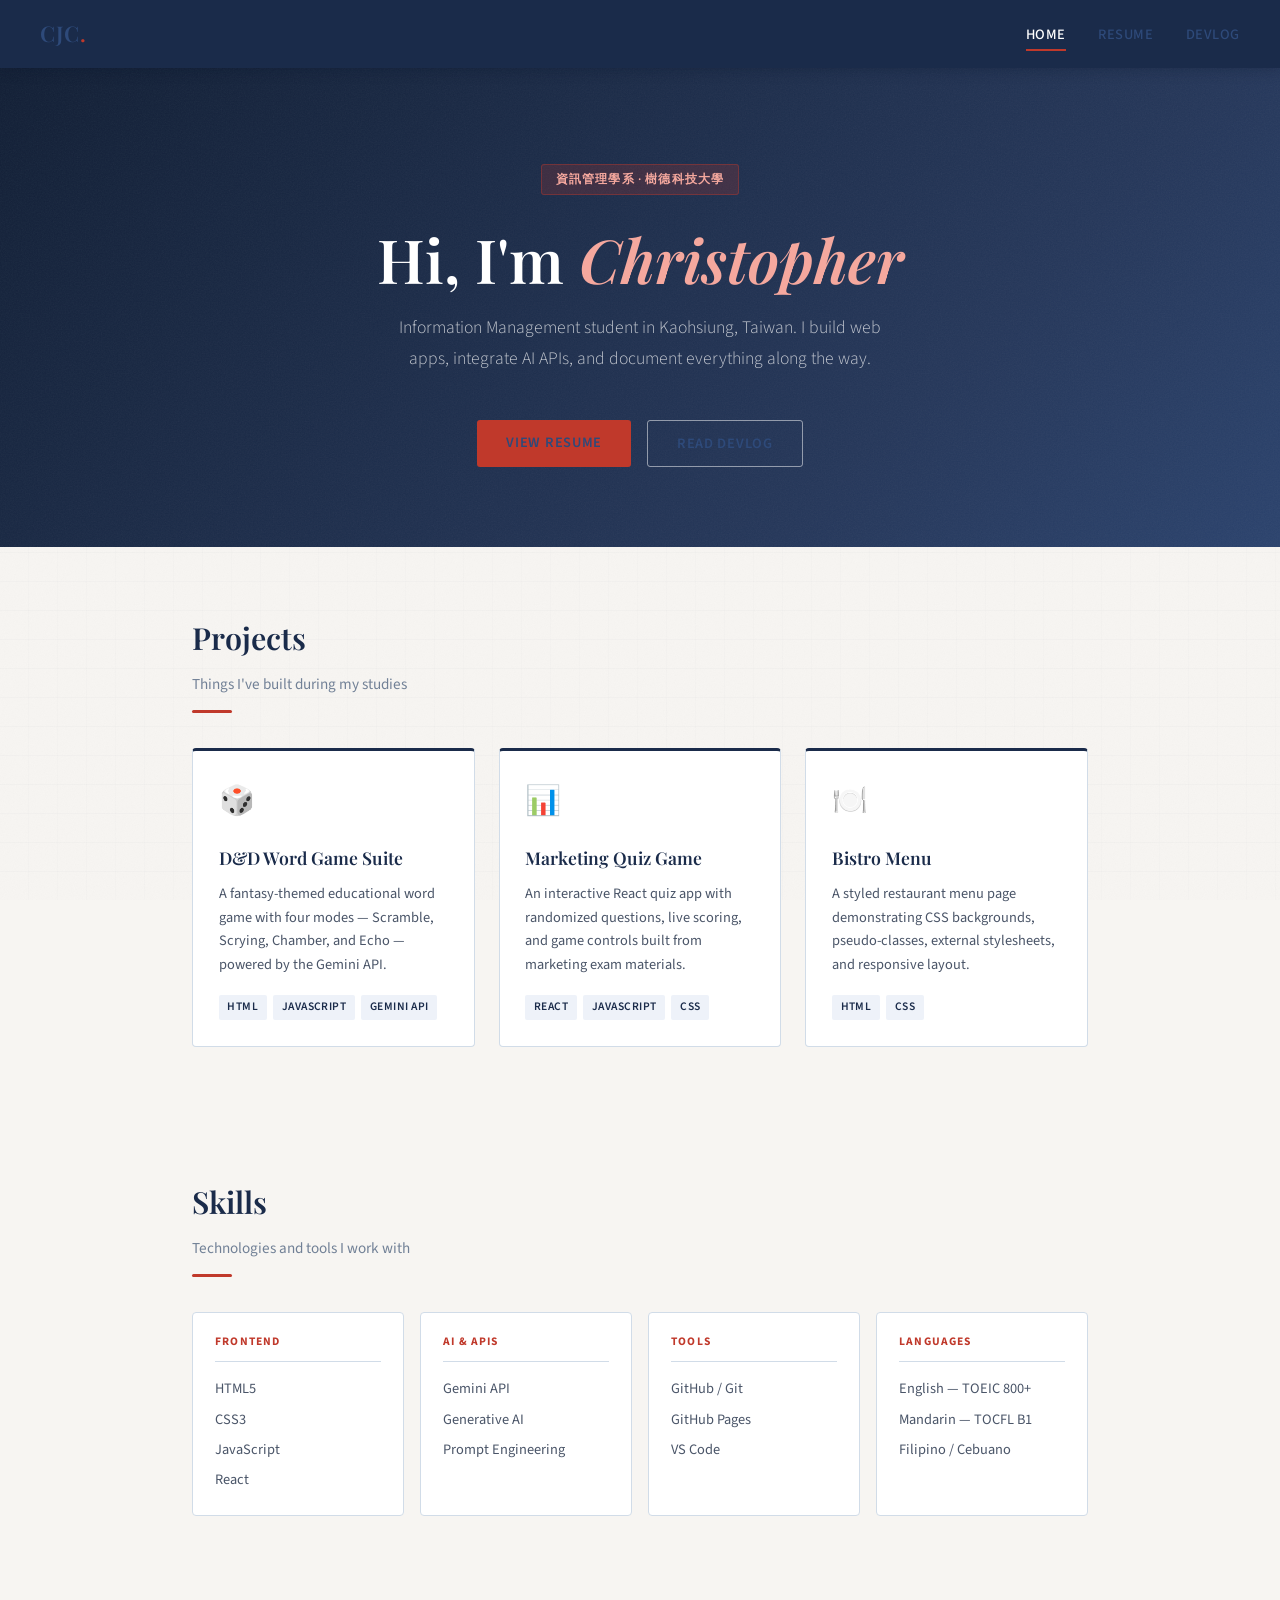
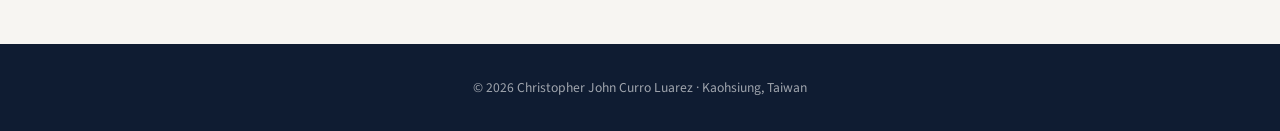
<file: index.html>
<!DOCTYPE html>
<html lang="zh-TW">
<head>
  <meta charset="UTF-8">
  <meta name="viewport" content="width=device-width, initial-scale=1.0">
  <title>Christopher | Portfolio</title>
  <link rel="stylesheet" href="style.css">
</head>
<body>

  <nav>
    <a href="index.html" class="nav-logo">CJC<span>.</span></a>
    <ul class="nav-links">
      <li><a href="index.html" class="active">Home</a></li>
      <li><a href="resume.html">Resume</a></li>
      <li><a href="devlog.html">Devlog</a></li>
    </ul>
  </nav>

  <div class="hero">
    <span class="hero-tag">資訊管理學系 · 樹德科技大學</span>
    <h1>Hi, I'm <span>Christopher</span></h1>
    <p>Information Management student in Kaohsiung, Taiwan. I build web apps, integrate AI APIs, and document everything along the way.</p>
    <div class="hero-buttons">
      <a href="resume.html" class="btn btn-primary">View Resume</a>
      <a href="devlog.html" class="btn btn-outline">Read Devlog</a>
    </div>
  </div>

  <section id="projects">
    <h2 class="section-title">Projects</h2>
    <p class="section-subtitle">Things I've built during my studies</p>
    <div class="divider"></div>
    <div class="cards-grid">

      <div class="card">
        <div class="card-icon">🎲</div>
        <h3>D&D Word Game Suite</h3>
        <p>A fantasy-themed educational word game with four modes — Scramble, Scrying, Chamber, and Echo — powered by the Gemini API.</p>
        <div class="card-tags">
          <span class="tag">HTML</span>
          <span class="tag">JavaScript</span>
          <span class="tag">Gemini API</span>
        </div>
      </div>

      <div class="card">
        <div class="card-icon">📊</div>
        <h3>Marketing Quiz Game</h3>
        <p>An interactive React quiz app with randomized questions, live scoring, and game controls built from marketing exam materials.</p>
        <div class="card-tags">
          <span class="tag">React</span>
          <span class="tag">JavaScript</span>
          <span class="tag">CSS</span>
        </div>
      </div>

      <div class="card">
        <div class="card-icon">🍽️</div>
        <h3>Bistro Menu</h3>
        <p>A styled restaurant menu page demonstrating CSS backgrounds, pseudo-classes, external stylesheets, and responsive layout.</p>
        <div class="card-tags">
          <span class="tag">HTML</span>
          <span class="tag">CSS</span>
        </div>
      </div>

    </div>
  </section>

  <section id="skills">
    <h2 class="section-title">Skills</h2>
    <p class="section-subtitle">Technologies and tools I work with</p>
    <div class="divider"></div>
    <div class="skills-grid">

      <div class="skill-group">
        <h4>Frontend</h4>
        <ul>
          <li>HTML5</li>
          <li>CSS3</li>
          <li>JavaScript</li>
          <li>React</li>
        </ul>
      </div>

      <div class="skill-group">
        <h4>AI & APIs</h4>
        <ul>
          <li>Gemini API</li>
          <li>Generative AI</li>
          <li>Prompt Engineering</li>
        </ul>
      </div>

      <div class="skill-group">
        <h4>Tools</h4>
        <ul>
          <li>GitHub / Git</li>
          <li>GitHub Pages</li>
          <li>VS Code</li>
        </ul>
      </div>

      <div class="skill-group">
        <h4>Languages</h4>
        <ul>
          <li>English — TOEIC 800+</li>
          <li>Mandarin — TOCFL B1</li>
          <li>Filipino / Cebuano</li>
        </ul>
      </div>

    </div>
  </section>

  <footer>
    <p>© 2026 Christopher John Curro Luarez · Kaohsiung, Taiwan</p>
  </footer>

</body>
</html>
</file>
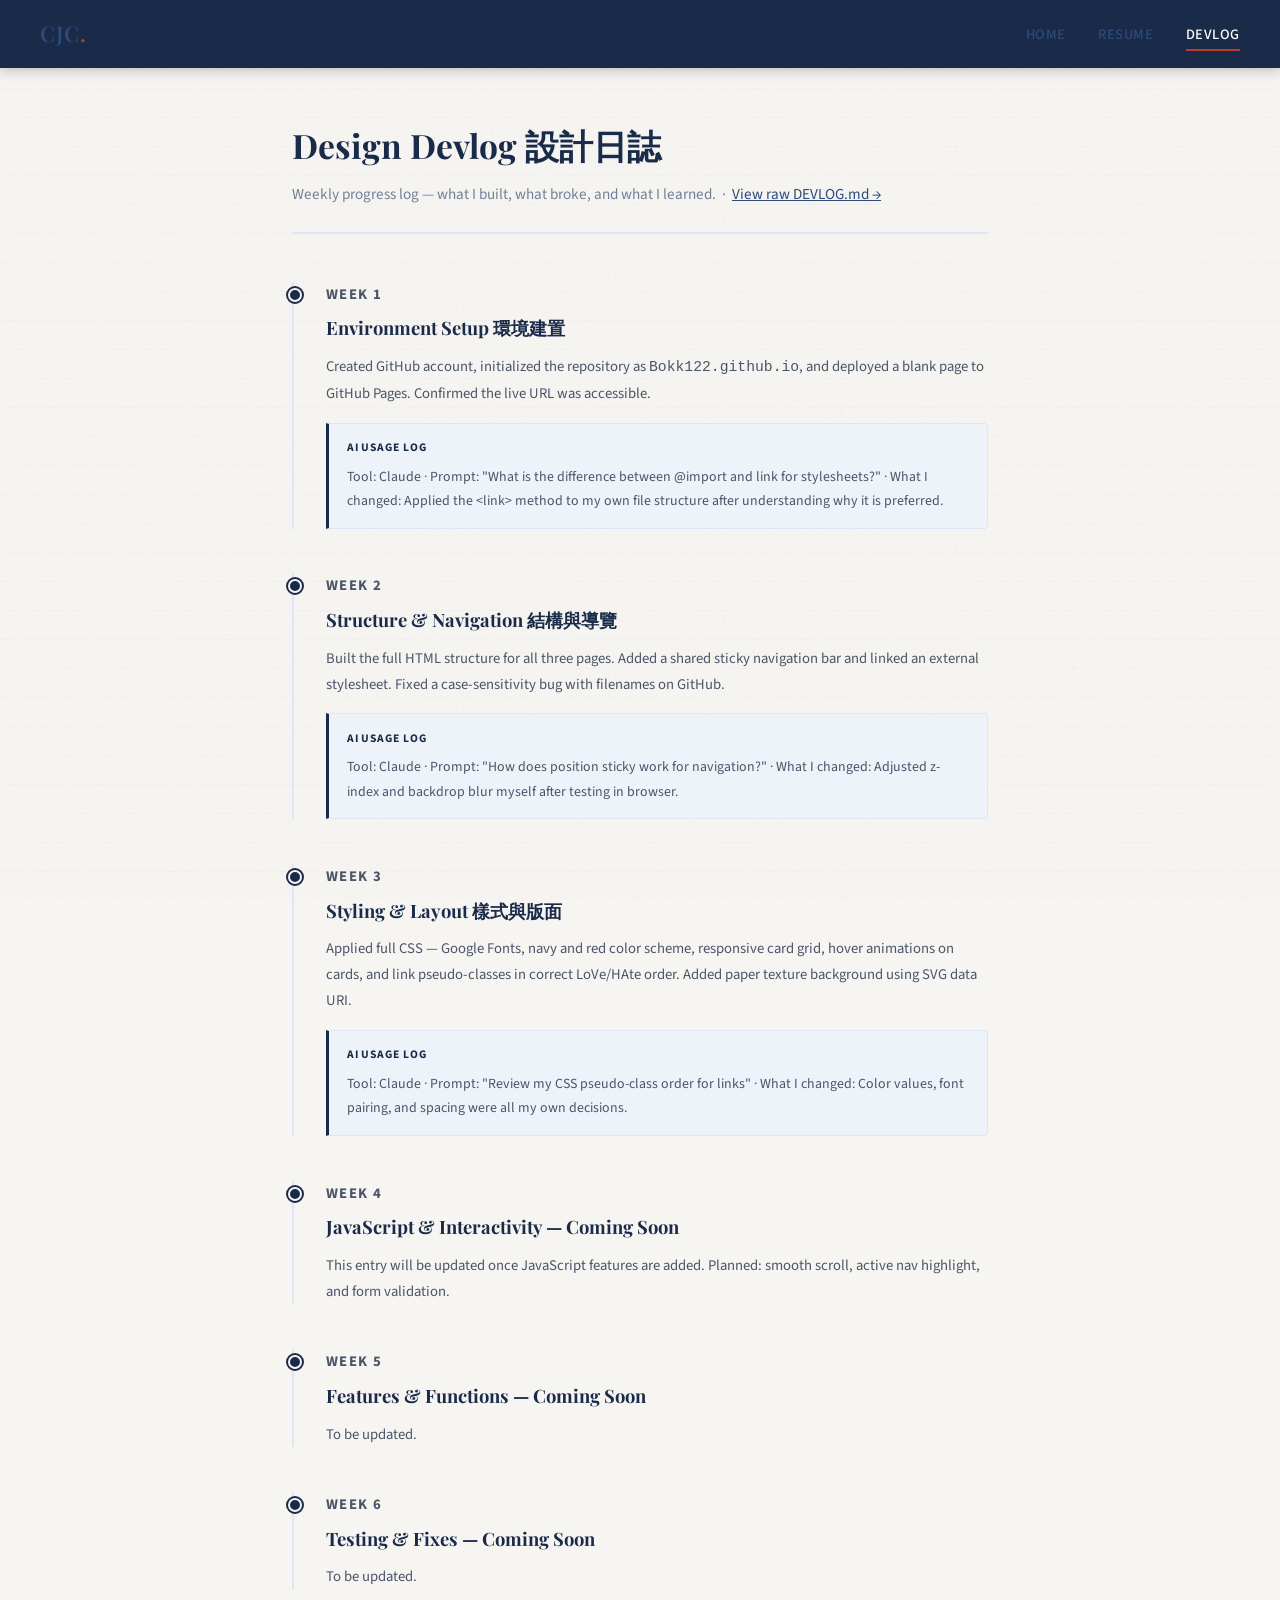
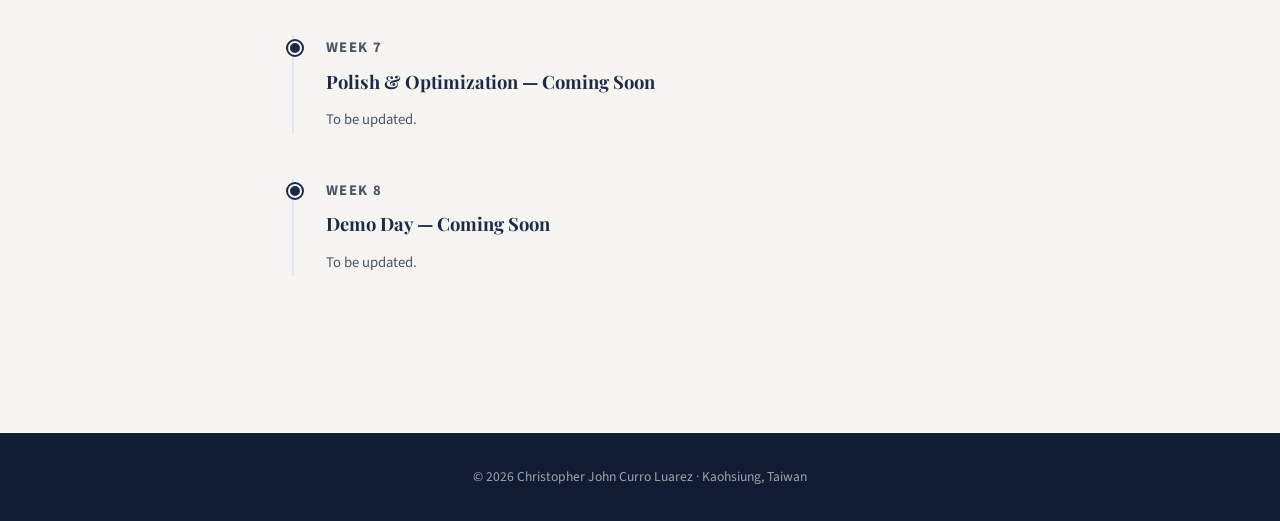
<file: devlog.html>
<!DOCTYPE html>
<html lang="zh-TW">
<head>
  <meta charset="UTF-8">
  <meta name="viewport" content="width=device-width, initial-scale=1.0">
  <title>Devlog | Christopher</title>
  <link rel="stylesheet" href="style.css">
</head>
<body>

  <nav>
    <a href="index.html" class="nav-logo">CJC<span>.</span></a>
    <ul class="nav-links">
      <li><a href="index.html">Home</a></li>
      <li><a href="resume.html">Resume</a></li>
      <li><a href="devlog.html" class="active">Devlog</a></li>
    </ul>
  </nav>

  <div class="devlog-wrapper">

    <div class="devlog-header">
      <h1>Design Devlog 設計日誌</h1>
      <p>Weekly progress log — what I built, what broke, and what I learned. &nbsp;·&nbsp; <a href="DEVLOG.md">View raw DEVLOG.md →</a></p>
    </div>

    <div class="devlog-entry">
      <p class="devlog-week">Week 1</p>
      <h2>Environment Setup 環境建置</h2>
      <p>Created GitHub account, initialized the repository as <code>Bokk122.github.io</code>, and deployed a blank page to GitHub Pages. Confirmed the live URL was accessible.</p>
      <div class="ai-log">
        <strong>AI Usage Log</strong>
        Tool: Claude · Prompt: "What is the difference between @import and link for stylesheets?" · What I changed: Applied the &lt;link&gt; method to my own file structure after understanding why it is preferred.
      </div>
    </div>

    <div class="devlog-entry">
      <p class="devlog-week">Week 2</p>
      <h2>Structure & Navigation 結構與導覽</h2>
      <p>Built the full HTML structure for all three pages. Added a shared sticky navigation bar and linked an external stylesheet. Fixed a case-sensitivity bug with filenames on GitHub.</p>
      <div class="ai-log">
        <strong>AI Usage Log</strong>
        Tool: Claude · Prompt: "How does position sticky work for navigation?" · What I changed: Adjusted z-index and backdrop blur myself after testing in browser.
      </div>
    </div>

    <div class="devlog-entry">
      <p class="devlog-week">Week 3</p>
      <h2>Styling & Layout 樣式與版面</h2>
      <p>Applied full CSS — Google Fonts, navy and red color scheme, responsive card grid, hover animations on cards, and link pseudo-classes in correct LoVe/HAte order. Added paper texture background using SVG data URI.</p>
      <div class="ai-log">
        <strong>AI Usage Log</strong>
        Tool: Claude · Prompt: "Review my CSS pseudo-class order for links" · What I changed: Color values, font pairing, and spacing were all my own decisions.
      </div>
    </div>

    <div class="devlog-entry">
      <p class="devlog-week">Week 4</p>
      <h2>JavaScript & Interactivity — Coming Soon</h2>
      <p>This entry will be updated once JavaScript features are added. Planned: smooth scroll, active nav highlight, and form validation.</p>
    </div>

    <div class="devlog-entry">
      <p class="devlog-week">Week 5</p>
      <h2>Features & Functions — Coming Soon</h2>
      <p>To be updated.</p>
    </div>

    <div class="devlog-entry">
      <p class="devlog-week">Week 6</p>
      <h2>Testing & Fixes — Coming Soon</h2>
      <p>To be updated.</p>
    </div>

    <div class="devlog-entry">
      <p class="devlog-week">Week 7</p>
      <h2>Polish & Optimization — Coming Soon</h2>
      <p>To be updated.</p>
    </div>

    <div class="devlog-entry">
      <p class="devlog-week">Week 8</p>
      <h2>Demo Day — Coming Soon</h2>
      <p>To be updated.</p>
    </div>

  </div>

  <footer>
    <p>© 2026 Christopher John Curro Luarez · Kaohsiung, Taiwan</p>
  </footer>

</body>
</html>
</file>
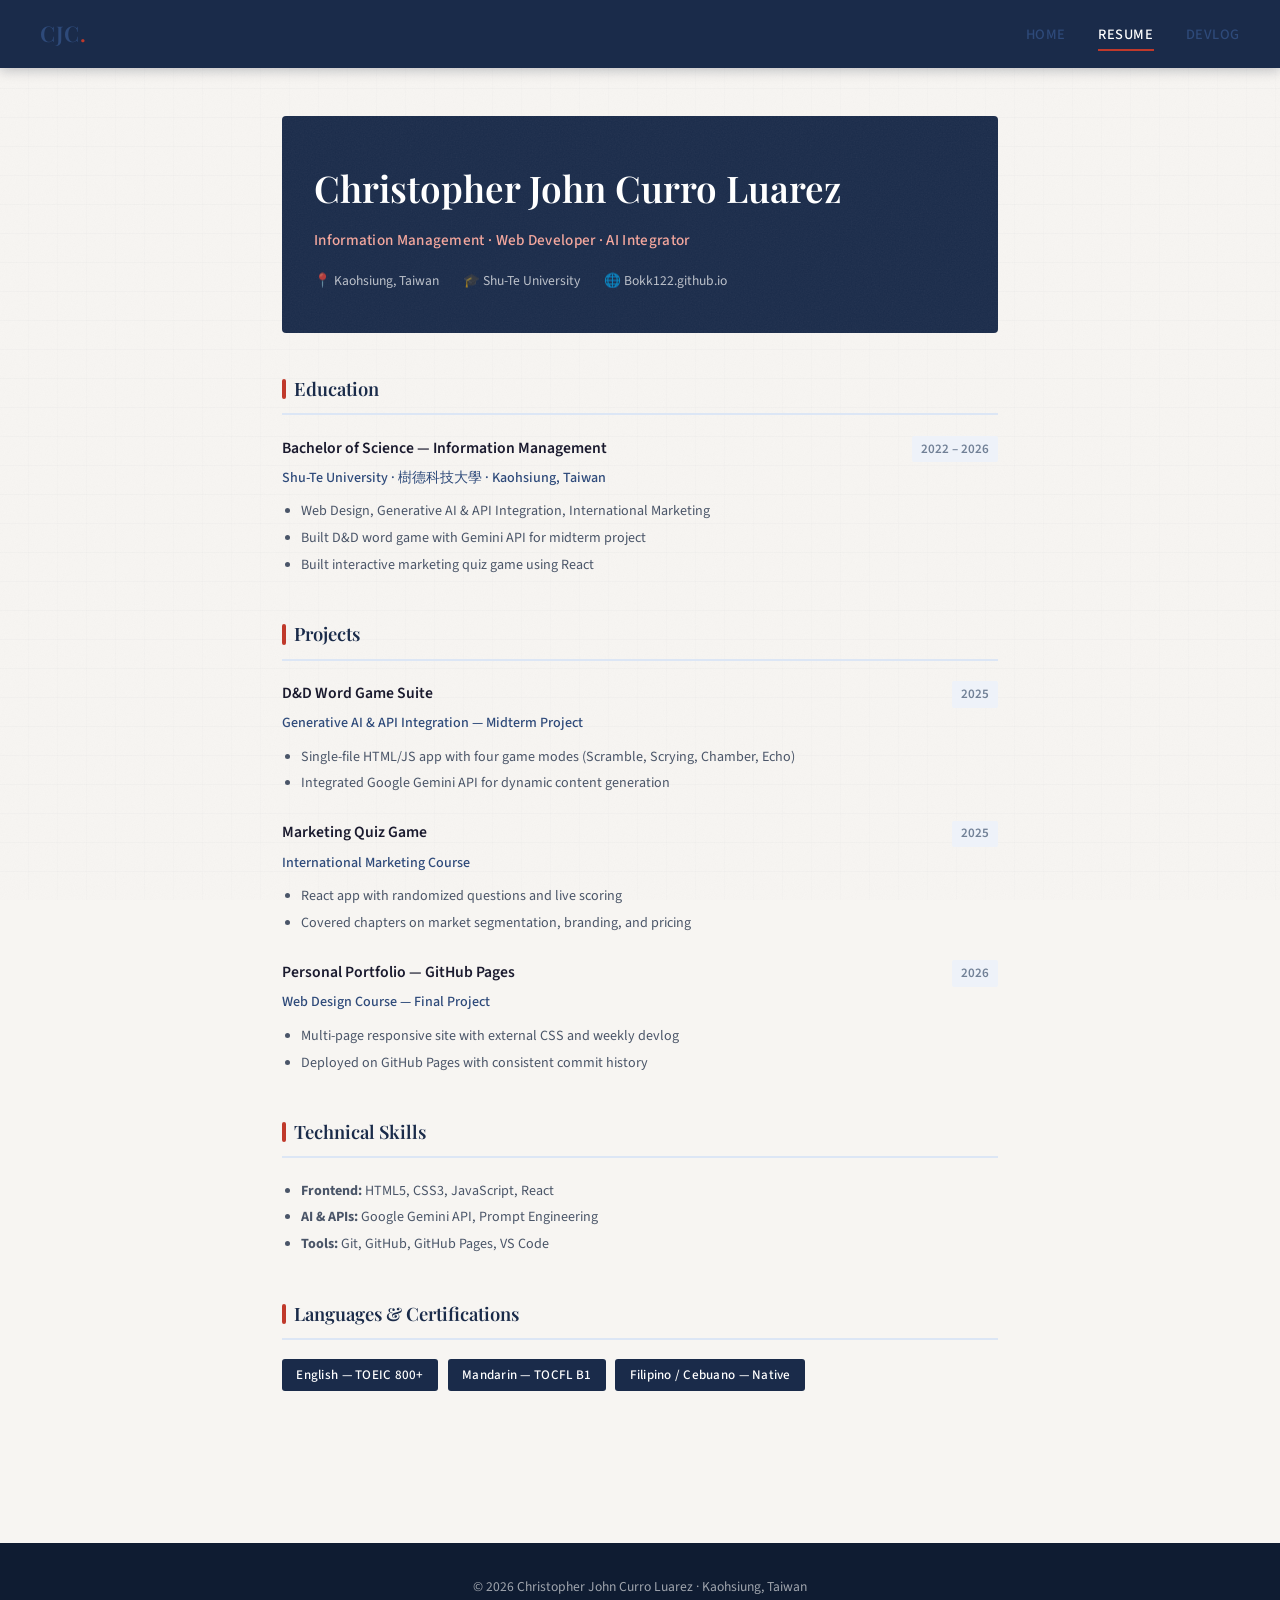
<file: resume.html>
<!DOCTYPE html>
<html lang="zh-TW">
<head>
  <meta charset="UTF-8">
  <meta name="viewport" content="width=device-width, initial-scale=1.0">
  <title>Resume | Christopher</title>
  <link rel="stylesheet" href="style.css">
</head>
<body>

  <nav>
    <a href="index.html" class="nav-logo">CJC<span>.</span></a>
    <ul class="nav-links">
      <li><a href="index.html">Home</a></li>
      <li><a href="resume.html" class="active">Resume</a></li>
      <li><a href="devlog.html">Devlog</a></li>
    </ul>
  </nav>

  <div class="resume-wrapper">

    <div class="resume-header">
      <h1>Christopher John Curro Luarez</h1>
      <p class="tagline">Information Management · Web Developer · AI Integrator</p>
      <div class="contact-row">
        <span>📍 Kaohsiung, Taiwan</span>
        <span>🎓 Shu-Te University</span>
        <span>🌐 Bokk122.github.io</span>
      </div>
    </div>

    <div class="resume-section">
      <h2>Education</h2>
      <div class="resume-item">
        <div class="resume-item-header">
          <h3>Bachelor of Science — Information Management</h3>
          <span class="date">2022 – 2026</span>
        </div>
        <p class="institution">Shu-Te University · 樹德科技大學 · Kaohsiung, Taiwan</p>
        <ul>
          <li>Web Design, Generative AI & API Integration, International Marketing</li>
          <li>Built D&D word game with Gemini API for midterm project</li>
          <li>Built interactive marketing quiz game using React</li>
        </ul>
      </div>
    </div>

    <div class="resume-section">
      <h2>Projects</h2>

      <div class="resume-item">
        <div class="resume-item-header">
          <h3>D&D Word Game Suite</h3>
          <span class="date">2025</span>
        </div>
        <p class="institution">Generative AI & API Integration — Midterm Project</p>
        <ul>
          <li>Single-file HTML/JS app with four game modes (Scramble, Scrying, Chamber, Echo)</li>
          <li>Integrated Google Gemini API for dynamic content generation</li>
        </ul>
      </div>

      <div class="resume-item">
        <div class="resume-item-header">
          <h3>Marketing Quiz Game</h3>
          <span class="date">2025</span>
        </div>
        <p class="institution">International Marketing Course</p>
        <ul>
          <li>React app with randomized questions and live scoring</li>
          <li>Covered chapters on market segmentation, branding, and pricing</li>
        </ul>
      </div>

      <div class="resume-item">
        <div class="resume-item-header">
          <h3>Personal Portfolio — GitHub Pages</h3>
          <span class="date">2026</span>
        </div>
        <p class="institution">Web Design Course — Final Project</p>
        <ul>
          <li>Multi-page responsive site with external CSS and weekly devlog</li>
          <li>Deployed on GitHub Pages with consistent commit history</li>
        </ul>
      </div>
    </div>

    <div class="resume-section">
      <h2>Technical Skills</h2>
      <div class="resume-item">
        <ul>
          <li><strong>Frontend:</strong> HTML5, CSS3, JavaScript, React</li>
          <li><strong>AI & APIs:</strong> Google Gemini API, Prompt Engineering</li>
          <li><strong>Tools:</strong> Git, GitHub, GitHub Pages, VS Code</li>
        </ul>
      </div>
    </div>

    <div class="resume-section">
      <h2>Languages & Certifications</h2>
      <div class="lang-badges">
        <span class="lang-badge">English — TOEIC 800+</span>
        <span class="lang-badge">Mandarin — TOCFL B1</span>
        <span class="lang-badge">Filipino / Cebuano — Native</span>
      </div>
    </div>

  </div>

  <footer>
    <p>© 2026 Christopher John Curro Luarez · Kaohsiung, Taiwan</p>
  </footer>

</body>
</html>
</file>
<file: style.css>
@import url('https://fonts.googleapis.com/css2?family=Playfair+Display:wght@400;600&family=Source+Sans+3:wght@300;400;500;600&display=swap');

:root {
  --navy: #1a2b4a;
  --navy-dark: #0f1c32;
  --navy-mid: #243659;
  --navy-light: #2e4a7a;
  --navy-pale: #dce6f5;
  --navy-faint: #eef2f9;
  --red: #c0392b;
  --red-dark: #96281b;
  --red-light: #f5d5d2;
  --white: #ffffff;
  --off-white: #f7f5f2;
  --text: #1a1a2e;
  --text-muted: #4a5568;
  --text-light: #718096;
  --border: #d1dce8;
  --surface: #ffffff;
  --nav-height: 68px;
}

* {
  box-sizing: border-box;
  margin: 0;
  padding: 0;
}

html { scroll-behavior: smooth; }

/* ── BODY WITH PAPER TEXTURE BACKGROUND ── */
body {
  font-family: 'Source Sans 3', sans-serif;
  font-size: 16px;
  line-height: 1.75;
  color: var(--text);
  background-color: var(--off-white);
  background-image:
    url("data:image/svg+xml,%3Csvg xmlns='http://www.w3.org/2000/svg' width='400' height='400'%3E%3Cfilter id='noise'%3E%3CfeTurbulence type='fractalNoise' baseFrequency='0.9' numOctaves='4' stitchTiles='stitch'/%3E%3CfeColorMatrix type='saturate' values='0'/%3E%3C/filter%3E%3Crect width='400' height='400' filter='url(%23noise)' opacity='0.035'/%3E%3C/svg%3E"),
    repeating-linear-gradient(
      0deg,
      transparent,
      transparent 28px,
      rgba(26, 43, 74, 0.018) 28px,
      rgba(26, 43, 74, 0.018) 29px
    ),
    repeating-linear-gradient(
      90deg,
      transparent,
      transparent 28px,
      rgba(26, 43, 74, 0.012) 28px,
      rgba(26, 43, 74, 0.012) 29px
    );
  background-attachment: fixed;
  min-height: 100vh;
}

/* ── NAV ── */
nav {
  position: sticky;
  top: 0;
  z-index: 100;
  background: var(--navy);
  height: var(--nav-height);
  display: flex;
  align-items: center;
  justify-content: space-between;
  padding: 0 2.5rem;
  box-shadow: 0 2px 12px rgba(10, 20, 40, 0.25);
}

.nav-logo {
  font-family: 'Playfair Display', serif;
  font-size: 1.35rem;
  font-weight: 600;
  color: var(--white);
  text-decoration: none;
  letter-spacing: 0.03em;
  flex-shrink: 0;
}

.nav-logo span {
  color: var(--red);
}

.nav-links {
  display: flex;
  gap: 2rem;
  list-style: none;
}

.nav-links a {
  font-size: 0.9rem;
  font-weight: 500;
  color: rgba(255,255,255,0.75);
  text-decoration: none;
  letter-spacing: 0.04em;
  text-transform: uppercase;
  transition: color 0.2s;
  position: relative;
  padding-bottom: 4px;
}

.nav-links a::after {
  content: '';
  position: absolute;
  bottom: -2px;
  left: 0;
  width: 0;
  height: 2px;
  background: var(--red);
  transition: width 0.25s;
}

.nav-links a:hover,
.nav-links a.active {
  color: var(--white);
}

.nav-links a:hover::after,
.nav-links a.active::after {
  width: 100%;
}

/* ── HERO ── */
.hero {
  background: var(--navy);
  background-image:
    url("data:image/svg+xml,%3Csvg xmlns='http://www.w3.org/2000/svg' width='400' height='400'%3E%3Cfilter id='noise'%3E%3CfeTurbulence type='fractalNoise' baseFrequency='0.75' numOctaves='4' stitchTiles='stitch'/%3E%3CfeColorMatrix type='saturate' values='0'/%3E%3C/filter%3E%3Crect width='400' height='400' filter='url(%23noise)' opacity='0.06'/%3E%3C/svg%3E"),
    linear-gradient(135deg, var(--navy-dark) 0%, var(--navy-mid) 60%, var(--navy-light) 100%);
  background-attachment: fixed;
  color: var(--white);
  padding: 6rem 2rem 5rem;
  text-align: center;
}

.hero-tag {
  display: inline-block;
  background: rgba(192, 57, 43, 0.2);
  color: #f5a89e;
  border: 1px solid rgba(192, 57, 43, 0.4);
  font-size: 0.75rem;
  font-weight: 600;
  letter-spacing: 0.1em;
  text-transform: uppercase;
  padding: 0.35em 1.1em;
  border-radius: 3px;
  margin-bottom: 1.8rem;
}

.hero h1 {
  font-family: 'Playfair Display', serif;
  font-size: clamp(2.2rem, 5vw, 3.8rem);
  font-weight: 600;
  line-height: 1.15;
  color: var(--white);
  margin-bottom: 1.2rem;
  max-width: 700px;
  margin-left: auto;
  margin-right: auto;
}

.hero h1 span {
  color: #f5a89e;
  font-style: italic;
}

.hero p {
  font-size: 1.1rem;
  color: rgba(255,255,255,0.72);
  max-width: 520px;
  margin: 0 auto 2.8rem;
  font-weight: 300;
}

.hero-buttons {
  display: flex;
  gap: 1rem;
  justify-content: center;
  flex-wrap: wrap;
}

/* ── BUTTONS ── */
.btn {
  display: inline-block;
  padding: 0.7em 2em;
  border-radius: 3px;
  font-size: 0.9rem;
  font-weight: 600;
  letter-spacing: 0.05em;
  text-transform: uppercase;
  text-decoration: none;
  transition: all 0.2s;
  cursor: pointer;
  border: none;
}

.btn-primary {
  background: var(--red);
  color: #fff;
}

.btn-primary:hover {
  background: var(--red-dark);
  transform: translateY(-2px);
}

.btn-outline {
  background: transparent;
  color: var(--white);
  border: 1.5px solid rgba(255,255,255,0.5);
}

.btn-outline:hover {
  border-color: var(--white);
  background: rgba(255,255,255,0.1);
  transform: translateY(-2px);
}

/* ── SECTIONS ── */
section {
  max-width: 960px;
  margin: 0 auto;
  padding: 4rem 2rem;
}

.section-title {
  font-family: 'Playfair Display', serif;
  font-size: 1.9rem;
  font-weight: 600;
  color: var(--navy);
  margin-bottom: 0.4rem;
}

.section-subtitle {
  font-size: 0.95rem;
  color: var(--text-light);
  margin-bottom: 0.8rem;
}

.divider {
  width: 40px;
  height: 3px;
  background: var(--red);
  border-radius: 2px;
  margin-bottom: 2.2rem;
}

/* ── PROJECT CARDS ── */
.cards-grid {
  display: grid;
  grid-template-columns: repeat(auto-fit, minmax(260px, 1fr));
  gap: 1.5rem;
}

.card {
  background: var(--surface);
  border: 1px solid var(--border);
  border-top: 3px solid var(--navy);
  border-radius: 4px;
  padding: 1.6rem;
  transition: transform 0.2s, box-shadow 0.2s;
}

.card:hover {
  transform: translateY(-4px);
  box-shadow: 0 10px 28px rgba(26, 43, 74, 0.12);
  border-top-color: var(--red);
}

.card-icon {
  font-size: 1.8rem;
  margin-bottom: 1rem;
}

.card h3 {
  font-family: 'Playfair Display', serif;
  font-size: 1.1rem;
  font-weight: 600;
  margin-bottom: 0.5rem;
  color: var(--navy);
}

.card p {
  font-size: 0.9rem;
  color: var(--text-muted);
  line-height: 1.65;
}

.card-tags {
  display: flex;
  flex-wrap: wrap;
  gap: 0.4rem;
  margin-top: 1.1rem;
}

.tag {
  font-size: 0.72rem;
  background: var(--navy-faint);
  color: var(--navy);
  padding: 0.25em 0.75em;
  border-radius: 2px;
  font-weight: 600;
  letter-spacing: 0.04em;
  text-transform: uppercase;
}

/* ── SKILLS ── */
.skills-grid {
  display: grid;
  grid-template-columns: repeat(auto-fit, minmax(190px, 1fr));
  gap: 1rem;
}

.skill-group {
  background: var(--surface);
  border: 1px solid var(--border);
  border-radius: 4px;
  padding: 1.2rem 1.4rem;
}

.skill-group h4 {
  font-size: 0.72rem;
  font-weight: 700;
  text-transform: uppercase;
  letter-spacing: 0.09em;
  color: var(--red);
  margin-bottom: 0.8rem;
  padding-bottom: 0.5rem;
  border-bottom: 1px solid var(--border);
}

.skill-group ul {
  list-style: none;
  font-size: 0.9rem;
  color: var(--text-muted);
  line-height: 2.1;
}

/* ── RESUME PAGE ── */
.resume-wrapper {
  max-width: 780px;
  margin: 0 auto;
  padding: 3rem 2rem;
}

.resume-header {
  background: var(--navy);
  background-image: url("data:image/svg+xml,%3Csvg xmlns='http://www.w3.org/2000/svg' width='400' height='400'%3E%3Cfilter id='noise'%3E%3CfeTurbulence type='fractalNoise' baseFrequency='0.75' numOctaves='4' stitchTiles='stitch'/%3E%3CfeColorMatrix type='saturate' values='0'/%3E%3C/filter%3E%3Crect width='400' height='400' filter='url(%23noise)' opacity='0.06'/%3E%3C/svg%3E");
  color: var(--white);
  padding: 2.5rem 2rem;
  border-radius: 4px;
  margin-bottom: 2.5rem;
}

.resume-header h1 {
  font-family: 'Playfair Display', serif;
  font-size: clamp(1.6rem, 4vw, 2.3rem);
  font-weight: 600;
  margin-bottom: 0.4rem;
}

.resume-header .tagline {
  font-size: 0.95rem;
  color: #f5a89e;
  font-weight: 500;
  margin-bottom: 1rem;
  letter-spacing: 0.02em;
}

.resume-header .contact-row {
  display: flex;
  flex-wrap: wrap;
  gap: 0.6rem 1.5rem;
  font-size: 0.85rem;
  color: rgba(255,255,255,0.7);
}

.resume-section {
  margin-bottom: 2.5rem;
}

.resume-section h2 {
  font-family: 'Playfair Display', serif;
  font-size: 1.15rem;
  font-weight: 600;
  color: var(--navy);
  border-bottom: 2px solid var(--navy-pale);
  padding-bottom: 0.5rem;
  margin-bottom: 1.2rem;
  display: flex;
  align-items: center;
  gap: 0.5rem;
}

.resume-section h2::before {
  content: '';
  display: inline-block;
  width: 4px;
  height: 1.1em;
  background: var(--red);
  border-radius: 2px;
  flex-shrink: 0;
}

.resume-item {
  margin-bottom: 1.4rem;
}

.resume-item-header {
  display: flex;
  justify-content: space-between;
  align-items: baseline;
  flex-wrap: wrap;
  gap: 0.4rem;
}

.resume-item h3 {
  font-size: 0.98rem;
  font-weight: 600;
  color: var(--text);
}

.resume-item .date {
  font-size: 0.82rem;
  color: var(--text-light);
  white-space: nowrap;
  background: var(--navy-faint);
  padding: 0.15em 0.7em;
  border-radius: 2px;
  font-weight: 600;
}

.resume-item .institution {
  font-size: 0.88rem;
  color: var(--navy-light);
  font-weight: 500;
  margin: 0.2rem 0 0.5rem;
}

.resume-item ul {
  padding-left: 1.2rem;
  font-size: 0.88rem;
  color: var(--text-muted);
  line-height: 1.9;
}

.lang-badges {
  display: flex;
  flex-wrap: wrap;
  gap: 0.6rem;
}

.lang-badge {
  background: var(--navy);
  color: var(--white);
  font-size: 0.82rem;
  font-weight: 500;
  padding: 0.35em 1.1em;
  border-radius: 3px;
  letter-spacing: 0.02em;
}

/* ── DEVLOG PAGE ── */
.devlog-wrapper {
  max-width: 760px;
  margin: 0 auto;
  padding: 3rem 2rem;
}

.devlog-header {
  margin-bottom: 3rem;
  padding-bottom: 1.5rem;
  border-bottom: 2px solid var(--navy-pale);
}

.devlog-header h1 {
  font-family: 'Playfair Display', serif;
  font-size: clamp(1.6rem, 4vw, 2.1rem);
  color: var(--navy);
  margin-bottom: 0.4rem;
}

.devlog-header p {
  color: var(--text-light);
  font-size: 0.95rem;
}

.devlog-entry {
  position: relative;
  padding-left: 2rem;
  margin-bottom: 2.8rem;
  border-left: 2px solid var(--navy-pale);
}

.devlog-entry::before {
  content: '';
  position: absolute;
  left: -6px;
  top: 6px;
  width: 10px;
  height: 10px;
  border-radius: 50%;
  background: var(--navy);
  border: 2px solid var(--off-white);
  outline: 2px solid var(--navy);
}

.devlog-week {
  font-size: 0.72rem;
  font-weight: 700;
  text-transform: uppercase;
  letter-spacing: 0.1em;
  color: var(--red);
  margin-bottom: 0.3rem;
}

.devlog-entry h2 {
  font-family: 'Playfair Display', serif;
  font-size: 1.15rem;
  color: var(--navy);
  margin-bottom: 0.6rem;
}

.devlog-entry p {
  font-size: 0.92rem;
  color: var(--text-muted);
  line-height: 1.75;
}

.ai-log {
  background: var(--navy-faint);
  border: 1px solid var(--navy-pale);
  border-left: 3px solid var(--navy);
  border-radius: 0 4px 4px 0;
  padding: 0.9rem 1.1rem;
  margin-top: 1rem;
  font-size: 0.87rem;
  color: var(--text-muted);
}

.ai-log strong {
  display: block;
  font-size: 0.72rem;
  font-weight: 700;
  text-transform: uppercase;
  letter-spacing: 0.08em;
  color: var(--navy);
  margin-bottom: 0.4rem;
}

/* ── FOOTER ── */
footer {
  background: var(--navy-dark);
  color: rgba(255,255,255,0.6);
  text-align: center;
  padding: 2rem;
  font-size: 0.85rem;
  margin-top: 4rem;
}

/* ── LINKS ── */
a:link { color: var(--navy-light); }
a:visited { color: var(--text-muted); }
a:hover, a:focus { color: var(--red); }
a:active { color: var(--red-dark); }

/* ─────────────────────────────────────
   RESPONSIVE DESIGN
───────────────────────────────────── */
@media (max-width: 768px) {
  nav {
    padding: 0 1.5rem;
    height: auto;
    min-height: var(--nav-height);
    flex-wrap: wrap;
    gap: 0.5rem;
    padding-top: 0.8rem;
    padding-bottom: 0.8rem;
  }

  .nav-links { gap: 1.2rem; flex-wrap: wrap; }
  .nav-links a { font-size: 0.82rem; }

  .hero { padding: 4rem 1.5rem 3.5rem; }

  .cards-grid {
    grid-template-columns: repeat(auto-fit, minmax(220px, 1fr));
  }

  .skills-grid { grid-template-columns: repeat(2, 1fr); }

  .resume-wrapper,
  .devlog-wrapper { padding: 2rem 1.5rem; }
}

@media (max-width: 480px) {
  nav {
    padding: 0.8rem 1rem;
    flex-direction: column;
    align-items: center;
    gap: 0.6rem;
  }

  .nav-links { gap: 1rem; justify-content: center; }

  .hero { padding: 3rem 1rem 2.5rem; }
  .hero p { font-size: 0.95rem; }

  .hero-buttons {
    flex-direction: column;
    align-items: center;
  }

  .btn {
    width: 100%;
    max-width: 260px;
    text-align: center;
  }

  section { padding: 2.5rem 1rem; }

  .cards-grid { grid-template-columns: 1fr; }
  .skills-grid { grid-template-columns: 1fr; }

  .resume-wrapper,
  .devlog-wrapper { padding: 1.5rem 1rem; }

  .resume-header { padding: 1.8rem 1.2rem; }

  .resume-item-header { flex-direction: column; gap: 0.3rem; }
  .resume-header .contact-row { flex-direction: column; gap: 0.4rem; }
  .lang-badges { flex-direction: column; }

  .devlog-entry { padding-left: 1.4rem; }

  footer { padding: 1.5rem 1rem; }
}
</file>
